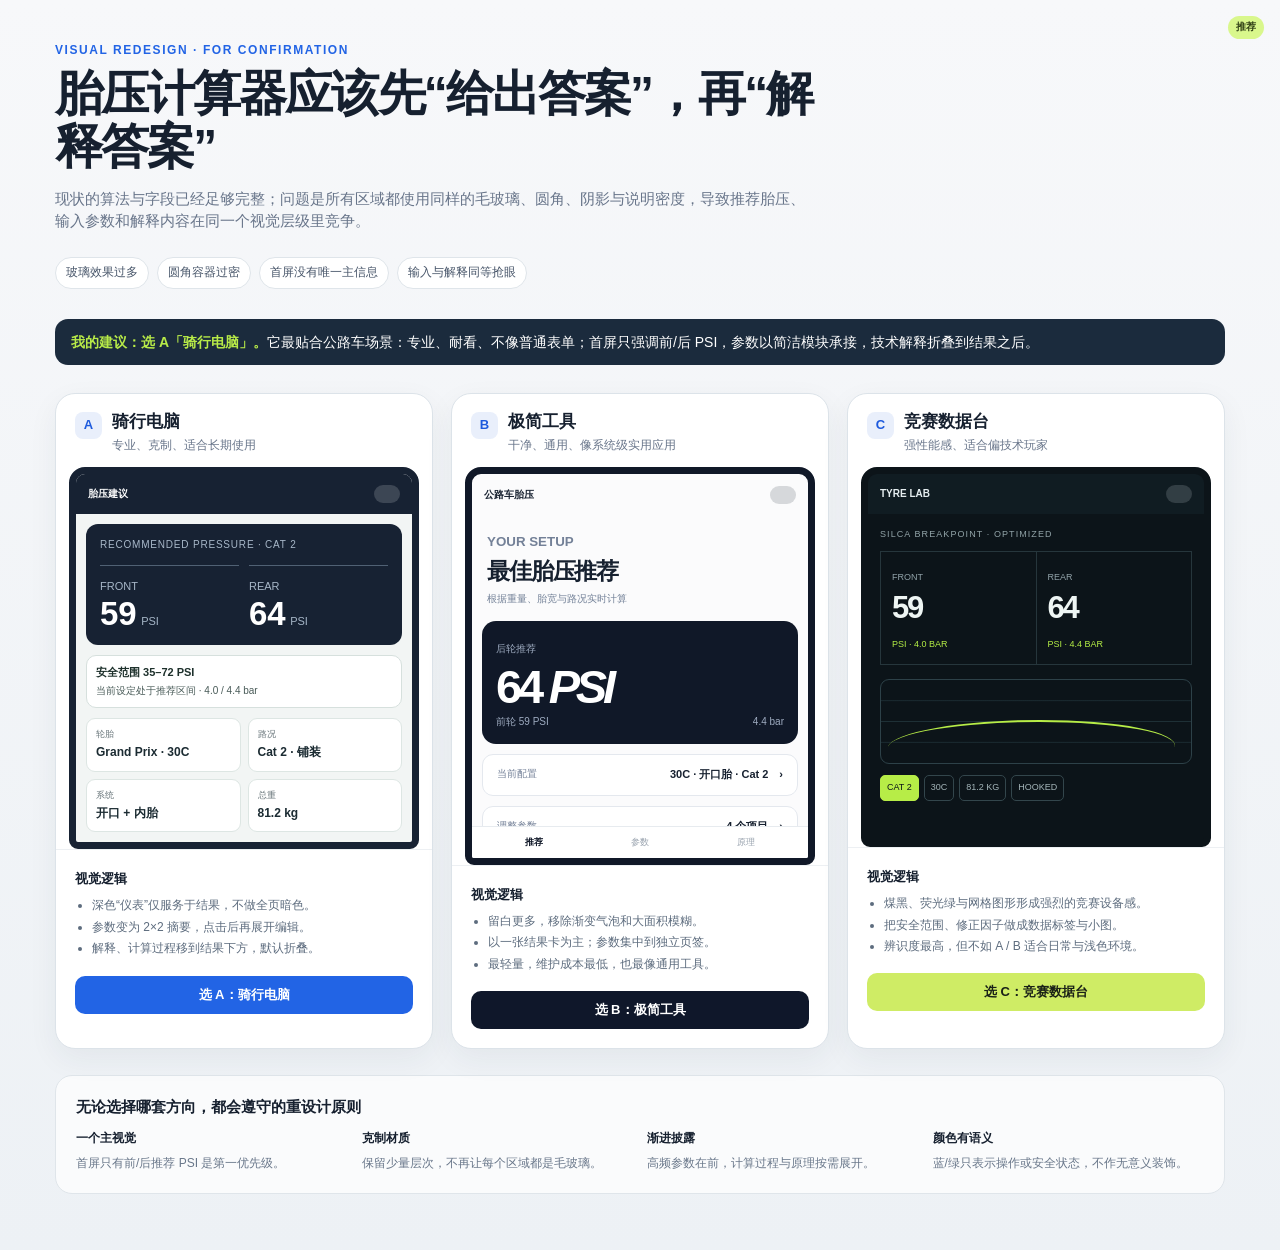
<file: .superpowers/brainstorm/tire-pressure-ui/content/directions.html>
<!doctype html>
<html lang="zh-CN">
<head>
  <meta charset="utf-8">
  <meta name="viewport" content="width=device-width, initial-scale=1">
  <title>公路车胎压计算器 · 视觉方向</title>
  <style>
    :root { --ink:#16202f; --muted:#68758a; --paper:#f4f6f8; --line:#dfe5ea; --blue:#2264e5; --lime:#b8eb48; --orange:#ee8b31; --shadow:0 20px 48px rgba(19,34,55,.12); }
    *{box-sizing:border-box} body{margin:0;background:linear-gradient(180deg,#f7f8fa 0%,#edf1f5 100%);color:var(--ink);font-family:Inter,"PingFang SC","Microsoft YaHei",sans-serif;line-height:1.45}
    main{width:min(1170px,calc(100% - 32px));margin:0 auto;padding:42px 0 56px}.eyebrow{font-size:12px;letter-spacing:.13em;font-weight:800;color:var(--blue);text-transform:uppercase}.intro{max-width:760px;margin-bottom:26px}h1{font-size:clamp(30px,5vw,48px);line-height:1.1;letter-spacing:-.04em;margin:9px 0 14px}.intro p{margin:0;color:var(--muted);font-size:15px}.diagnosis{display:flex;flex-wrap:wrap;gap:8px;margin:19px 0 30px}.diagnosis span{border:1px solid var(--line);background:#fff;border-radius:999px;padding:6px 10px;color:#475569;font-size:12px}
    .recommend{padding:13px 16px;border-radius:13px;background:#1b2b3d;color:white;margin:0 0 28px;font-size:14px}.recommend b{color:var(--lime)}
    .directions{display:grid;grid-template-columns:repeat(3,minmax(0,1fr));gap:18px}.card{border:1px solid #dce3e9;background:white;border-radius:20px;overflow:hidden;box-shadow:0 10px 30px rgba(30,50,70,.06);transition:.2s}.card:hover{transform:translateY(-4px);box-shadow:var(--shadow)}.card-head{padding:18px 19px 13px;display:flex;gap:10px;align-items:flex-start}.index{display:grid;place-items:center;min-width:27px;height:27px;border-radius:8px;background:#e9effb;color:#1d5add;font-size:13px;font-weight:800}.card h2{margin:0;font-size:17px;line-height:1.2}.card .sub{margin:4px 0 0;font-size:12px;color:var(--muted)}.phone{margin:0 13px;border-radius:16px 16px 9px 9px;border:7px solid #172233;min-height:380px;overflow:hidden;background:#fff;position:relative}.phone-bar{height:40px;display:flex;align-items:center;justify-content:space-between;padding:0 12px;font-size:10px;font-weight:800}.pill{width:26px;height:18px;border-radius:9px;background:currentColor;opacity:.16}.copy{padding:16px 19px 18px;border-top:1px solid #edf0f3}.copy strong{font-size:13px}.copy ul{margin:8px 0 0;padding-left:17px;font-size:12px;color:#5d6c7e}.copy li+li{margin-top:4px}.choose{margin:0 19px 19px;padding:10px 12px;border:0;border-radius:10px;width:calc(100% - 38px);font-weight:800;cursor:pointer;font-size:13px}.a .choose{background:var(--blue);color:white}.b .choose{background:#0f172a;color:#fff}.c .choose{background:#cfec65;color:#192017}.ribbon{position:absolute;right:16px;top:16px;background:#d9f78c;color:#304015;border-radius:999px;padding:4px 8px;font-size:10px;font-weight:800;z-index:2}
    /* A - cycling computer */ .a .phone{background:#f2f5f4}.a .phone-bar{background:#172233;color:white}.a .a-hero{margin:10px;border-radius:12px;background:#172233;color:white;padding:14px}.a .a-label{font-size:10px;letter-spacing:.08em;color:#a7b7c8}.a .a-values{display:grid;grid-template-columns:1fr 1fr;gap:10px;margin-top:13px}.a .a-values div{border-top:1px solid #506174;padding-top:7px}.a .a-values b{font-size:33px;line-height:1}.a .a-values small{font-size:11px;color:#a7b7c8}.a .a-status{margin:10px;padding:9px;border:1px solid #d6e0dd;border-radius:10px;color:#495b58;font-size:10px;background:#fff}.a .a-status b{display:block;color:#1d302b;font-size:11px;margin-bottom:3px}.a .a-controls{display:grid;grid-template-columns:1fr 1fr;gap:7px;margin:10px}.a .a-controls div{padding:9px;background:#fff;border:1px solid #dde6e3;border-radius:9px;font-size:9px;color:#68757a}.a .a-controls b{color:#1b2b32;font-size:12px;display:block;margin-top:3px}
    /* B - utility sheet */ .b .phone{background:#fbfbfc;border-color:#101828}.b .phone-bar{padding-top:2px}.b .b-hero{padding:15px 15px 10px}.b .b-hero small{font-weight:700;color:#738097}.b .b-hero h3{margin:3px 0 0;font-size:23px;letter-spacing:-.05em}.b .b-hero p{margin:4px 0;font-size:10px;color:#728097}.b .b-tile{margin:0 10px;background:#101828;color:white;border-radius:14px;padding:14px}.b .b-tile span{font-size:10px;color:#9eabc0}.b .b-number{font-size:47px;letter-spacing:-.09em;font-weight:800;line-height:1;margin:5px 0}.b .b-below{display:flex;justify-content:space-between;font-size:10px;color:#ced6e4}.b .b-row{padding:12px 14px;margin:10px;border:1px solid #e4e8ee;border-radius:11px;background:white;font-size:10px;color:#748198;display:flex;justify-content:space-between}.b .b-row b{color:#16202f;font-size:11px}.b .b-tabs{position:absolute;bottom:0;width:100%;background:white;border-top:1px solid #e7ebef;display:flex;justify-content:space-around;padding:9px;color:#96a0ac;font-size:9px}.b .b-tabs b{color:#101828}
    /* C - technical */ .c .phone{background:#0c1419;color:#e5edef;border-color:#0c1419}.c .phone-bar{background:#101c22;color:#e5edef}.c .c-hero{padding:14px 12px}.c .c-kicker{font-size:9px;letter-spacing:.12em;color:#92a4a8}.c .c-grid{display:grid;grid-template-columns:1fr 1fr;gap:1px;background:#26363c;border:1px solid #26363c;margin-top:10px}.c .c-grid div{background:#0c1419;padding:11px}.c .c-grid span{font-size:9px;color:#91a2a8}.c .c-grid b{display:block;font-size:31px;letter-spacing:-.07em;line-height:1.1;margin:5px 0;color:#eef5f3}.c .c-grid small{font-size:9px;color:#b4ed45}.c .c-chart{margin:0 12px;border:1px solid #2d4148;border-radius:9px;height:85px;position:relative;background:linear-gradient(transparent 24%,#1e3036 25%,transparent 26%,transparent 49%,#1e3036 50%,transparent 51%,transparent 74%,#1e3036 75%,transparent 76%)}.c .c-chart:after{content:"";position:absolute;left:11px;right:12px;bottom:16px;height:25px;border-top:2px solid #b7ed47;border-radius:50% 50% 0 0/100% 100% 0 0;transform:skewX(-18deg)}.c .c-tags{display:flex;gap:5px;flex-wrap:wrap;margin:11px 12px}.c .c-tags span{font-size:9px;border:1px solid #33464c;padding:5px 6px;border-radius:5px;color:#a4b5b9}.c .c-tags span:first-child{color:#0c1419;background:#b7ed47;border-color:#b7ed47}
    .principles{margin-top:26px;border:1px solid var(--line);border-radius:17px;background:rgba(255,255,255,.72);padding:20px}.principles h3{margin:0 0 12px;font-size:15px}.principle-grid{display:grid;grid-template-columns:repeat(4,1fr);gap:14px}.principle-grid b{display:block;font-size:12px;margin-bottom:3px}.principle-grid span{font-size:12px;color:#69778a}
    @media(max-width:780px){main{padding-top:30px}.directions{grid-template-columns:1fr}.phone{min-height:350px}.principle-grid{grid-template-columns:1fr 1fr}.intro p{font-size:14px}}
  </style>
</head>
<body>
  <main>
    <div class="intro">
      <div class="eyebrow">Visual redesign · for confirmation</div>
      <h1>胎压计算器应该先“给出答案”，再“解释答案”</h1>
      <p>现状的算法与字段已经足够完整；问题是所有区域都使用同样的毛玻璃、圆角、阴影与说明密度，导致推荐胎压、输入参数和解释内容在同一个视觉层级里竞争。</p>
    </div>
    <div class="diagnosis"><span>玻璃效果过多</span><span>圆角容器过密</span><span>首屏没有唯一主信息</span><span>输入与解释同等抢眼</span></div>
    <div class="recommend"><b>我的建议：选 A「骑行电脑」。</b>它最贴合公路车场景：专业、耐看、不像普通表单；首屏只强调前/后 PSI，参数以简洁模块承接，技术解释折叠到结果之后。</div>
    <section class="directions">
      <article class="card a">
        <span class="ribbon">推荐</span>
        <div class="card-head"><span class="index">A</span><div><h2>骑行电脑</h2><p class="sub">专业、克制、适合长期使用</p></div></div>
        <div class="phone">
          <div class="phone-bar"><span>胎压建议</span><span class="pill"></span></div>
          <div class="a-hero"><div class="a-label">RECOMMENDED PRESSURE · CAT 2</div><div class="a-values"><div><small>FRONT</small><br><b>59</b> <small>PSI</small></div><div><small>REAR</small><br><b>64</b> <small>PSI</small></div></div></div>
          <div class="a-status"><b>安全范围 35–72 PSI</b>当前设定处于推荐区间 · 4.0 / 4.4 bar</div>
          <div class="a-controls"><div>轮胎<b>Grand Prix · 30C</b></div><div>路况<b>Cat 2 · 铺装</b></div><div>系统<b>开口 + 内胎</b></div><div>总重<b>81.2 kg</b></div></div>
        </div>
        <div class="copy"><strong>视觉逻辑</strong><ul><li>深色“仪表”仅服务于结果，不做全页暗色。</li><li>参数变为 2×2 摘要，点击后再展开编辑。</li><li>解释、计算过程移到结果下方，默认折叠。</li></ul></div><button class="choose" data-choice="A：骑行电脑（推荐）">选 A：骑行电脑</button>
      </article>
      <article class="card b">
        <div class="card-head"><span class="index">B</span><div><h2>极简工具</h2><p class="sub">干净、通用、像系统级实用应用</p></div></div>
        <div class="phone">
          <div class="phone-bar"><span>公路车胎压</span><span class="pill"></span></div><div class="b-hero"><small>YOUR SETUP</small><h3>最佳胎压推荐</h3><p>根据重量、胎宽与路况实时计算</p></div><div class="b-tile"><span>后轮推荐</span><div class="b-number">64 <em>PSI</em></div><div class="b-below"><span>前轮 59 PSI</span><span>4.4 bar</span></div></div><div class="b-row"><span>当前配置</span><b>30C · 开口胎 · Cat 2　›</b></div><div class="b-row"><span>调整参数</span><b>4 个项目　›</b></div><div class="b-tabs"><span><b>推荐</b></span><span>参数</span><span>原理</span></div>
        </div>
        <div class="copy"><strong>视觉逻辑</strong><ul><li>留白更多，移除渐变气泡和大面积模糊。</li><li>以一张结果卡为主；参数集中到独立页签。</li><li>最轻量，维护成本最低，也最像通用工具。</li></ul></div><button class="choose" data-choice="B：极简工具">选 B：极简工具</button>
      </article>
      <article class="card c">
        <div class="card-head"><span class="index">C</span><div><h2>竞赛数据台</h2><p class="sub">强性能感、适合偏技术玩家</p></div></div>
        <div class="phone">
          <div class="phone-bar"><span>TYRE LAB</span><span class="pill"></span></div><div class="c-hero"><div class="c-kicker">SILCA BREAKPOINT · OPTIMIZED</div><div class="c-grid"><div><span>FRONT</span><b>59</b><small>PSI · 4.0 BAR</small></div><div><span>REAR</span><b>64</b><small>PSI · 4.4 BAR</small></div></div></div><div class="c-chart"></div><div class="c-tags"><span>CAT 2</span><span>30C</span><span>81.2 KG</span><span>HOOKED</span></div>
        </div>
        <div class="copy"><strong>视觉逻辑</strong><ul><li>煤黑、荧光绿与网格图形形成强烈的竞赛设备感。</li><li>把安全范围、修正因子做成数据标签与小图。</li><li>辨识度最高，但不如 A / B 适合日常与浅色环境。</li></ul></div><button class="choose" data-choice="C：竞赛数据台">选 C：竞赛数据台</button>
      </article>
    </section>
    <section class="principles"><h3>无论选择哪套方向，都会遵守的重设计原则</h3><div class="principle-grid"><div><b>一个主视觉</b><span>首屏只有前/后推荐 PSI 是第一优先级。</span></div><div><b>克制材质</b><span>保留少量层次，不再让每个区域都是毛玻璃。</span></div><div><b>渐进披露</b><span>高频参数在前，计算过程与原理按需展开。</span></div><div><b>颜色有语义</b><span>蓝/绿只表示操作或安全状态，不作无意义装饰。</span></div></div></section>
  </main>
</body>
</html>
</file>
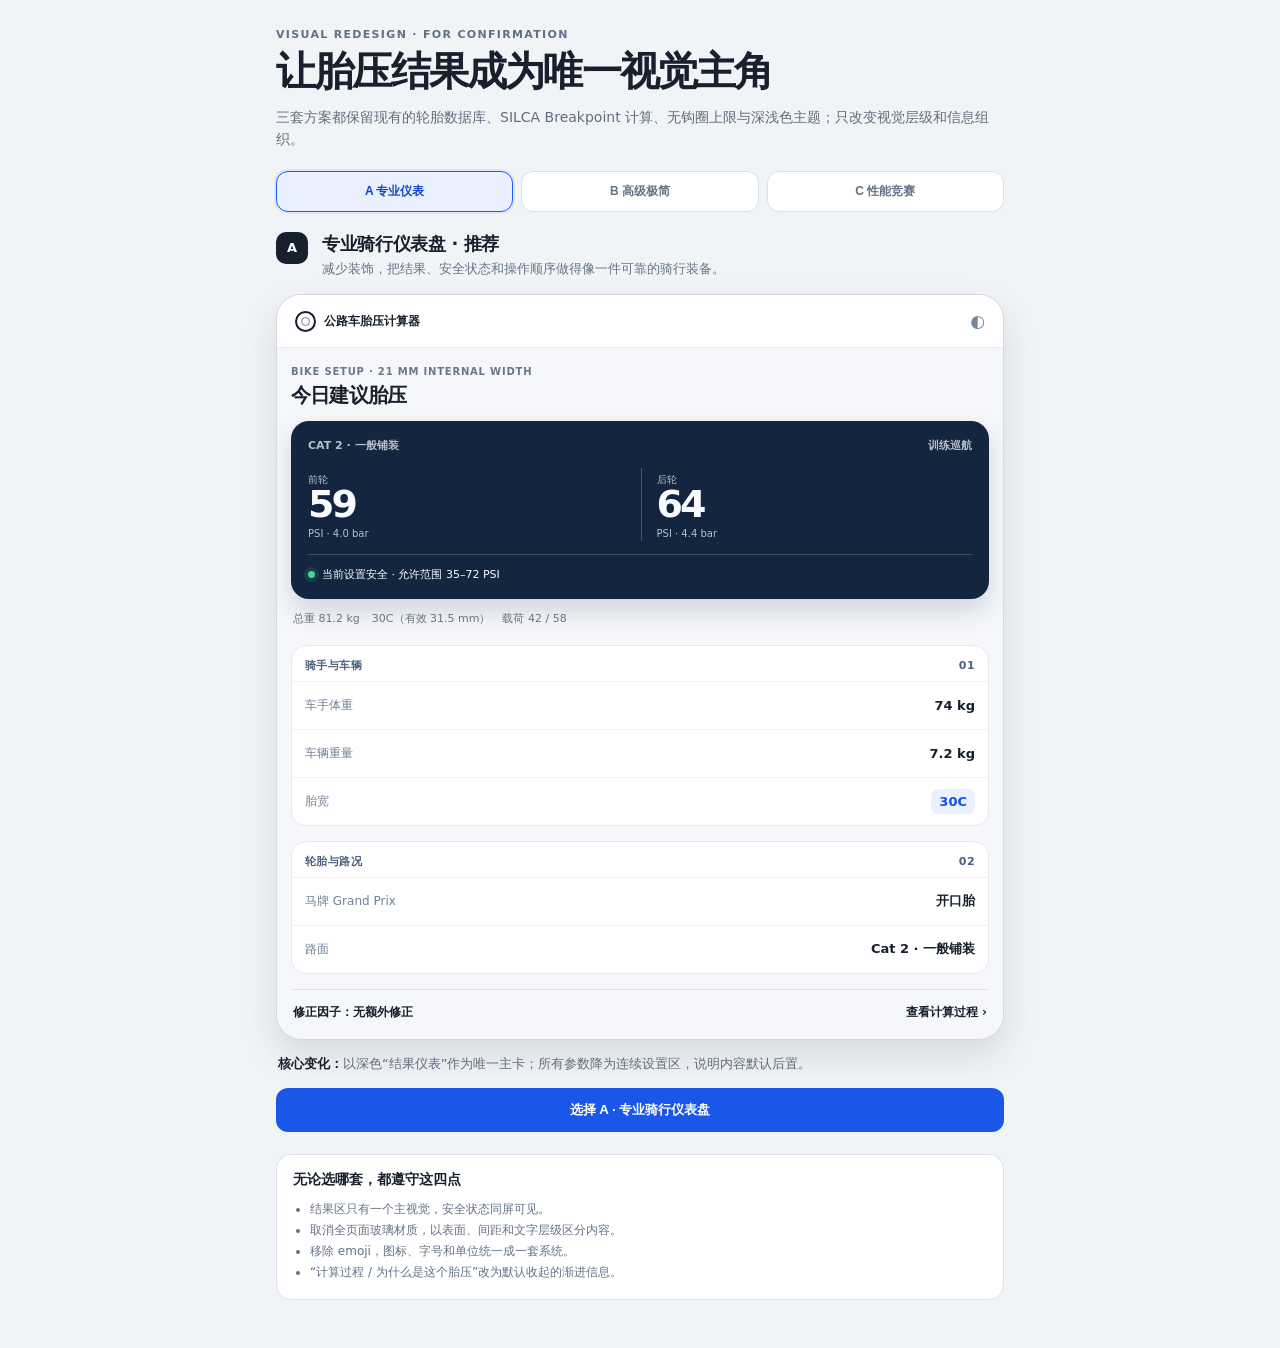
<file: .superpowers/brainstorm/ui-redesign/content/visual-options.html>
<!doctype html>
<html lang="zh-CN">
<head>
<meta charset="utf-8">
<meta name="viewport" content="width=device-width,initial-scale=1">
<title>公路车胎压计算器 · 视觉方向</title>
<style>
  :root { color-scheme: light; }
  * { box-sizing: border-box; }
  body { margin: 0; background: #f1f4f7; color: #17202c; font-family: Inter, ui-sans-serif, system-ui, -apple-system, BlinkMacSystemFont, "Segoe UI", sans-serif; }
  .shell { width: min(100%, 760px); margin: 0 auto; padding: 28px 16px 48px; }
  .eyebrow { margin: 0 0 8px; color: #627084; font-size: 11px; font-weight: 750; letter-spacing: .12em; text-transform: uppercase; }
  h1 { margin: 0; font-size: clamp(26px, 7vw, 40px); letter-spacing: -.045em; line-height: 1.12; }
  .intro { margin: 12px 0 20px; color: #5f6d7f; font-size: 14px; line-height: 1.6; }
  .tabs { display: grid; grid-template-columns: repeat(3, 1fr); gap: 8px; margin: 20px 0; }
  .tab { border: 1px solid #d9e0e9; background: #fff; padding: 11px 8px; border-radius: 12px; color: #647286; font-size: 12px; font-weight: 750; cursor: pointer; }
  .tab.active { border-color: #1b5cff; background: #eaf0ff; color: #1445c8; box-shadow: 0 0 0 2px rgba(27,92,255,.08); }
  .direction { display: none; }
  .direction.active { display: block; }
  .direction-info { display: grid; grid-template-columns: 34px 1fr; gap: 12px; align-items: start; margin: 8px 0 16px; }
  .badge { display: grid; place-items: center; width: 32px; height: 32px; border-radius: 10px; background: #17202c; color: #fff; font-weight: 800; font-size: 13px; }
  .direction-info h2 { margin: 0; font-size: 18px; letter-spacing: -.02em; }
  .direction-info p { margin: 4px 0 0; color: #667487; font-size: 13px; line-height: 1.45; }
  .phone { overflow: hidden; border: 1px solid rgba(22,31,43,.14); border-radius: 25px; background: #f7f9fb; box-shadow: 0 16px 35px rgba(22,31,43,.12); }
  .phone * { font-family: inherit; }
  .phonebar { display: flex; align-items: center; justify-content: space-between; height: 53px; padding: 0 18px; border-bottom: 1px solid rgba(28,42,60,.08); }
  .brand { display: flex; align-items: center; gap: 8px; font-size: 12px; font-weight: 800; }
  .wheel { width: 21px; height: 21px; border: 2px solid currentColor; border-radius: 50%; position: relative; }
  .wheel::after { content: ""; position: absolute; inset: 4px; border: 1px solid currentColor; border-radius: 50%; opacity: .55; }
  .theme { color: #78869a; font-size: 17px; }
  .screen { padding: 18px 14px 18px; }
  .kicker { margin: 0 0 5px; font-size: 10px; font-weight: 800; letter-spacing: .08em; color: #6b7788; text-transform: uppercase; }
  .screen-title { margin: 0 0 12px; font-size: 20px; letter-spacing: -.04em; }
  .result { border-radius: 18px; padding: 17px; }
  .result-label { display: flex; justify-content: space-between; font-size: 11px; font-weight: 720; opacity: .72; }
  .numbers { display: grid; grid-template-columns: 1fr 1fr; gap: 1px; margin: 15px 0 13px; }
  .number + .number { border-left: 1px solid currentColor; border-color: rgba(255,255,255,.22); padding-left: 15px; }
  .number strong { display: block; font-size: 38px; line-height: .9; letter-spacing: -.075em; }
  .number span { font-size: 10px; opacity: .72; }
  .safe { display: flex; align-items: center; gap: 7px; padding-top: 12px; border-top: 1px solid currentColor; border-color: rgba(255,255,255,.18); font-size: 11px; }
  .dot { width: 7px; height: 7px; border-radius: 50%; background: #42d596; box-shadow: 0 0 0 4px rgba(66,213,150,.13); }
  .summary { display: flex; flex-wrap: wrap; gap: 6px 12px; padding: 12px 2px 4px; color: #667487; font-size: 11px; }
  .section { margin-top: 15px; border-radius: 15px; overflow: hidden; }
  .section-head { display: flex; align-items: center; justify-content: space-between; padding: 12px 13px 8px; font-size: 11px; font-weight: 800; letter-spacing: .04em; text-transform: uppercase; }
  .row { display: flex; justify-content: space-between; align-items: center; min-height: 48px; padding: 0 13px; border-top: 1px solid rgba(28,42,60,.07); font-size: 13px; }
  .row span { color: #708095; font-size: 12px; }
  .row b { font-size: 13px; }
  .chip { padding: 5px 8px; border-radius: 7px; font-size: 11px; font-weight: 750; }
  .details { display: flex; justify-content: space-between; margin-top: 15px; padding: 14px 2px 0; border-top: 1px solid rgba(28,42,60,.1); font-size: 12px; font-weight: 720; }
  .caption { margin: 14px 2px 0; color: #5f6d7f; font-size: 13px; line-height: 1.55; }
  .caption strong { color: #17202c; }
  .choose { display: block; width: 100%; margin-top: 14px; border: 0; border-radius: 12px; padding: 13px; background: #17202c; color: #fff; font-weight: 800; cursor: pointer; }
  /* A — instrument */
  #a .phone { background: #f5f7fa; }
  #a .phonebar { background: #fff; }
  #a .result { background: #13253f; color: #f8fbff; box-shadow: 0 12px 25px rgba(18,41,72,.16); }
  #a .section { background: #fff; border: 1px solid #e3e9f0; }
  #a .section-head { color: #49617e; }
  #a .chip { color: #1552e1; background: #eaf0ff; }
  #a .choose { background: #1857e8; }
  /* B — minimal */
  #b .phone { background: #fafafa; border-radius: 21px; box-shadow: 0 8px 22px rgba(22,31,43,.08); }
  #b .phonebar { height: 51px; background: #fafafa; }
  #b .result { background: #fff; border: 1px solid #e6e7e9; color: #14171c; box-shadow: none; }
  #b .number + .number { border-color: #e4e6e9; }
  #b .safe { border-color: #e5e7ea; }
  #b .section { background: #fff; border: 1px solid #e7e8ea; border-radius: 13px; }
  #b .section-head { color: #818991; }
  #b .chip { background: #eef4ff; color: #205fd6; }
  #b .choose { background: #1d222a; }
  /* C — performance */
  #c .phone { background: #0c0e11; border-color: #292e35; color: #edf1f5; box-shadow: 0 16px 35px rgba(0,0,0,.28); }
  #c .phonebar { background: #0c0e11; border-color: #242a30; }
  #c .theme, #c .kicker, #c .summary, #c .caption { color: #9aa4b1; }
  #c .result { background: #151a20; color: #eff4f7; border-left: 3px solid #c8ff29; border-radius: 10px; }
  #c .number + .number { border-color: #38414b; }
  #c .safe { border-color: #38414b; }
  #c .dot { background: #c8ff29; box-shadow: 0 0 0 4px rgba(200,255,41,.12); }
  #c .section { border: 1px solid #272e35; background: #12161b; border-radius: 10px; }
  #c .section-head { color: #c8ff29; }
  #c .row { border-color: #262d35; }
  #c .row span { color: #9ba6b4; }
  #c .chip { color: #0c0e11; background: #c8ff29; border-radius: 3px; }
  #c .details { border-color: #293039; }
  #c .choose { background: #c8ff29; color: #101318; border-radius: 8px; }
  .principles { margin-top: 22px; padding: 16px; border-radius: 15px; border: 1px solid #dbe2eb; background: #fff; }
  .principles h3 { margin: 0 0 10px; font-size: 14px; }
  .principles ul { margin: 0; padding-left: 17px; color: #637185; font-size: 12px; line-height: 1.75; }
</style>
</head>
<body>
<main class="shell">
  <p class="eyebrow">Visual redesign · for confirmation</p>
  <h1>让胎压结果成为唯一视觉主角</h1>
  <p class="intro">三套方案都保留现有的轮胎数据库、SILCA Breakpoint 计算、无钩圈上限与深浅色主题；只改变视觉层级和信息组织。</p>
  <nav class="tabs" aria-label="视觉方案">
    <button class="tab active" data-target="a" type="button">A 专业仪表</button>
    <button class="tab" data-target="b" type="button">B 高级极简</button>
    <button class="tab" data-target="c" type="button">C 性能竞赛</button>
  </nav>

  <section class="direction active" id="a">
    <div class="direction-info"><div class="badge">A</div><div><h2>专业骑行仪表盘 · 推荐</h2><p>减少装饰，把结果、安全状态和操作顺序做得像一件可靠的骑行装备。</p></div></div>
    <div class="phone">
      <div class="phonebar"><div class="brand"><i class="wheel"></i>公路车胎压计算器</div><div class="theme">◐</div></div>
      <div class="screen">
        <p class="kicker">Bike setup · 21 mm internal width</p><h3 class="screen-title">今日建议胎压</h3>
        <div class="result"><div class="result-label"><span>CAT 2 · 一般铺装</span><span>训练巡航</span></div><div class="numbers"><div class="number"><span>前轮</span><strong>59</strong><span>PSI · 4.0 bar</span></div><div class="number"><span>后轮</span><strong>64</strong><span>PSI · 4.4 bar</span></div></div><div class="safe"><i class="dot"></i>当前设置安全 · 允许范围 35–72 PSI</div></div>
        <div class="summary"><span>总重 81.2 kg</span><span>30C（有效 31.5 mm）</span><span>载荷 42 / 58</span></div>
        <div class="section"><div class="section-head">骑手与车辆 <span>01</span></div><div class="row"><span>车手体重</span><b>74 kg</b></div><div class="row"><span>车辆重量</span><b>7.2 kg</b></div><div class="row"><span>胎宽</span><b class="chip">30C</b></div></div>
        <div class="section"><div class="section-head">轮胎与路况 <span>02</span></div><div class="row"><span>马牌 Grand Prix</span><b>开口胎</b></div><div class="row"><span>路面</span><b>Cat 2 · 一般铺装</b></div></div>
        <div class="details"><span>修正因子：无额外修正</span><span>查看计算过程 ›</span></div>
      </div>
    </div>
    <p class="caption"><strong>核心变化：</strong>以深色“结果仪表”作为唯一主卡；所有参数降为连续设置区，说明内容默认后置。</p>
    <button class="choose" type="button">选择 A · 专业骑行仪表盘</button>
  </section>

  <section class="direction" id="b">
    <div class="direction-info"><div class="badge">B</div><div><h2>高级极简工具</h2><p>安静的白底、细分隔线和更大的留白，像一款高品质系统工具。</p></div></div>
    <div class="phone">
      <div class="phonebar"><div class="brand"><i class="wheel"></i>公路车胎压计算器</div><div class="theme">◐</div></div>
      <div class="screen">
        <p class="kicker">建议胎压</p><h3 class="screen-title">为今天的路面设定</h3>
        <div class="result"><div class="result-label"><span>一般铺装 · 20°C</span><span>安全</span></div><div class="numbers"><div class="number"><span>前轮</span><strong>59</strong><span>PSI · 4.0 bar</span></div><div class="number"><span>后轮</span><strong>64</strong><span>PSI · 4.4 bar</span></div></div><div class="safe"><i class="dot"></i>安全范围 35–72 PSI</div></div>
        <div class="summary"><span>74 kg 骑手</span><span>7.2 kg 车辆</span><span>30C 胎宽</span></div>
        <div class="section"><div class="section-head">基础设置</div><div class="row"><span>骑手与车辆</span><b>74 · 7.2 kg</b></div><div class="row"><span>胎宽</span><b class="chip">30C</b></div><div class="row"><span>环境温度</span><b>20°C</b></div></div>
        <div class="section"><div class="section-head">骑行配置</div><div class="row"><span>轮胎</span><b>Grand Prix · 开口</b></div><div class="row"><span>场景</span><b>一般铺装 · 巡航</b></div></div>
        <div class="details"><span>计算依据与微调建议</span><span>›</span></div>
      </div>
    </div>
    <p class="caption"><strong>核心变化：</strong>最大限度去除视觉材料感；最容易长期使用，但专业仪表的冲击力较弱。</p>
    <button class="choose" type="button">选择 B · 高级极简工具</button>
  </section>

  <section class="direction" id="c">
    <div class="direction-info"><div class="badge">C</div><div><h2>竞赛性能工具</h2><p>低饱和黑色基底与单一赛事强调色，读数更像赛前调校面板。</p></div></div>
    <div class="phone">
      <div class="phonebar"><div class="brand"><i class="wheel"></i>公路车胎压计算器</div><div class="theme">◐</div></div>
      <div class="screen">
        <p class="kicker">Race setup / CAT 2</p><h3 class="screen-title">PRESSURE TARGET</h3>
        <div class="result"><div class="result-label"><span>30C · HOOKED · CLINCHER</span><span>SAFE</span></div><div class="numbers"><div class="number"><span>FRONT</span><strong>59</strong><span>PSI / 4.0 BAR</span></div><div class="number"><span>REAR</span><strong>64</strong><span>PSI / 4.4 BAR</span></div></div><div class="safe"><i class="dot"></i>SAFE WINDOW · 35–72 PSI</div></div>
        <div class="summary"><span>SYSTEM 81.2 KG</span><span>LOAD 42 / 58</span></div>
        <div class="section"><div class="section-head">01 · Rider setup</div><div class="row"><span>RIDER / BIKE</span><b>74.0 / 7.2 KG</b></div><div class="row"><span>TYRE WIDTH</span><b class="chip">30C</b></div></div>
        <div class="section"><div class="section-head">02 · Surface</div><div class="row"><span>TYRE SYSTEM</span><b>CLINCHER</b></div><div class="row"><span>ROAD / INTENSITY</span><b>CAT 2 / CRUISE</b></div></div>
        <div class="details"><span>CALCULATION TELEMETRY</span><span>›</span></div>
      </div>
    </div>
    <p class="caption"><strong>核心变化：</strong>性能感最强，但对日常骑行场景会更硬朗、更“赛车化”。</p>
    <button class="choose" type="button">选择 C · 竞赛性能工具</button>
  </section>

  <aside class="principles"><h3>无论选哪套，都遵守这四点</h3><ul><li>结果区只有一个主视觉，安全状态同屏可见。</li><li>取消全页面玻璃材质，以表面、间距和文字层级区分内容。</li><li>移除 emoji，图标、字号和单位统一成一套系统。</li><li>“计算过程 / 为什么是这个胎压”改为默认收起的渐进信息。</li></ul></aside>
</main>
<script>
  const tabs = document.querySelectorAll('.tab');
  const panels = document.querySelectorAll('.direction');
  function select(id) {
    tabs.forEach(t => t.classList.toggle('active', t.dataset.target === id));
    panels.forEach(p => p.classList.toggle('active', p.id === id));
    window.scrollTo({ top: 0, behavior: 'smooth' });
  }
  tabs.forEach(tab => tab.addEventListener('click', () => select(tab.dataset.target)));
  document.querySelectorAll('.choose').forEach(button => button.addEventListener('click', () => {
    button.textContent = '已选择 · ' + button.textContent.replace('选择 ', '');
    document.querySelectorAll('.choose').forEach(b => { if (b !== button) b.textContent = b.textContent.replace('已选择 · ', '选择 '); });
  }));
</script>
</body>
</html>
</file>
